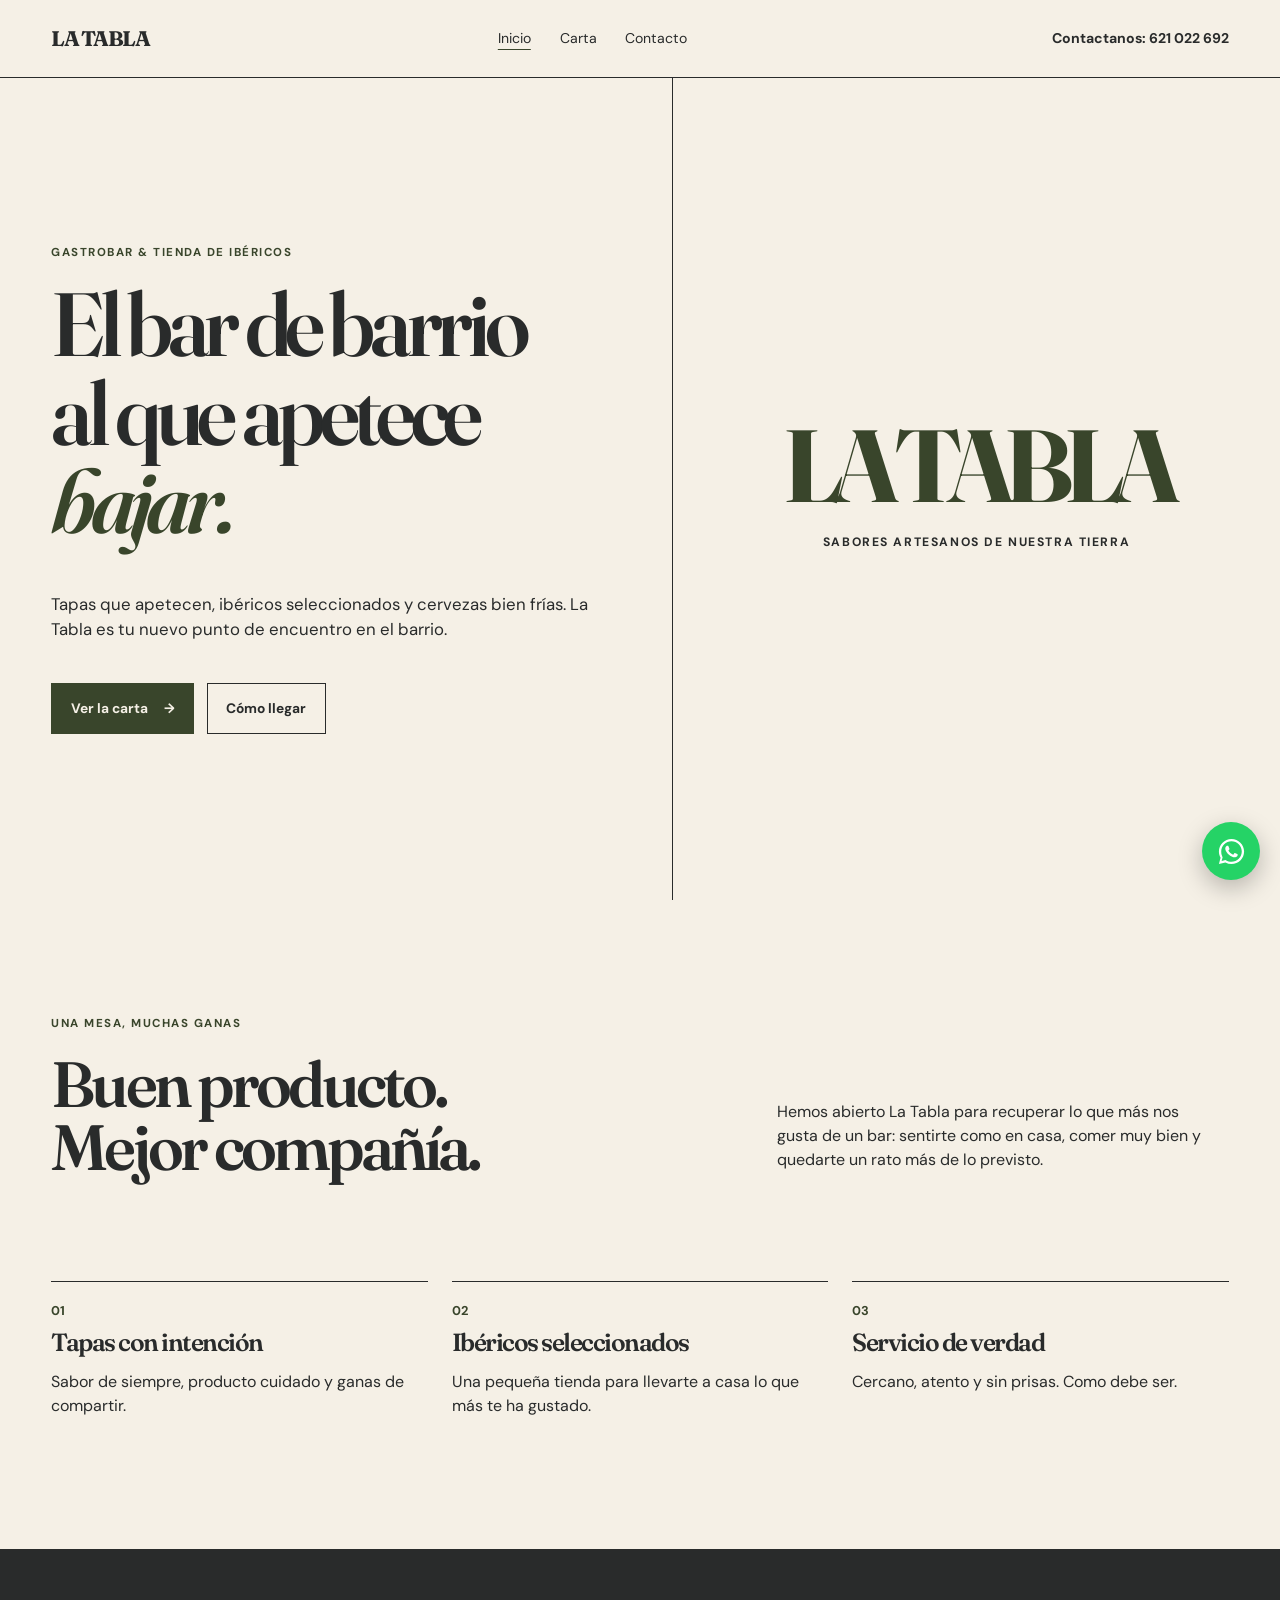
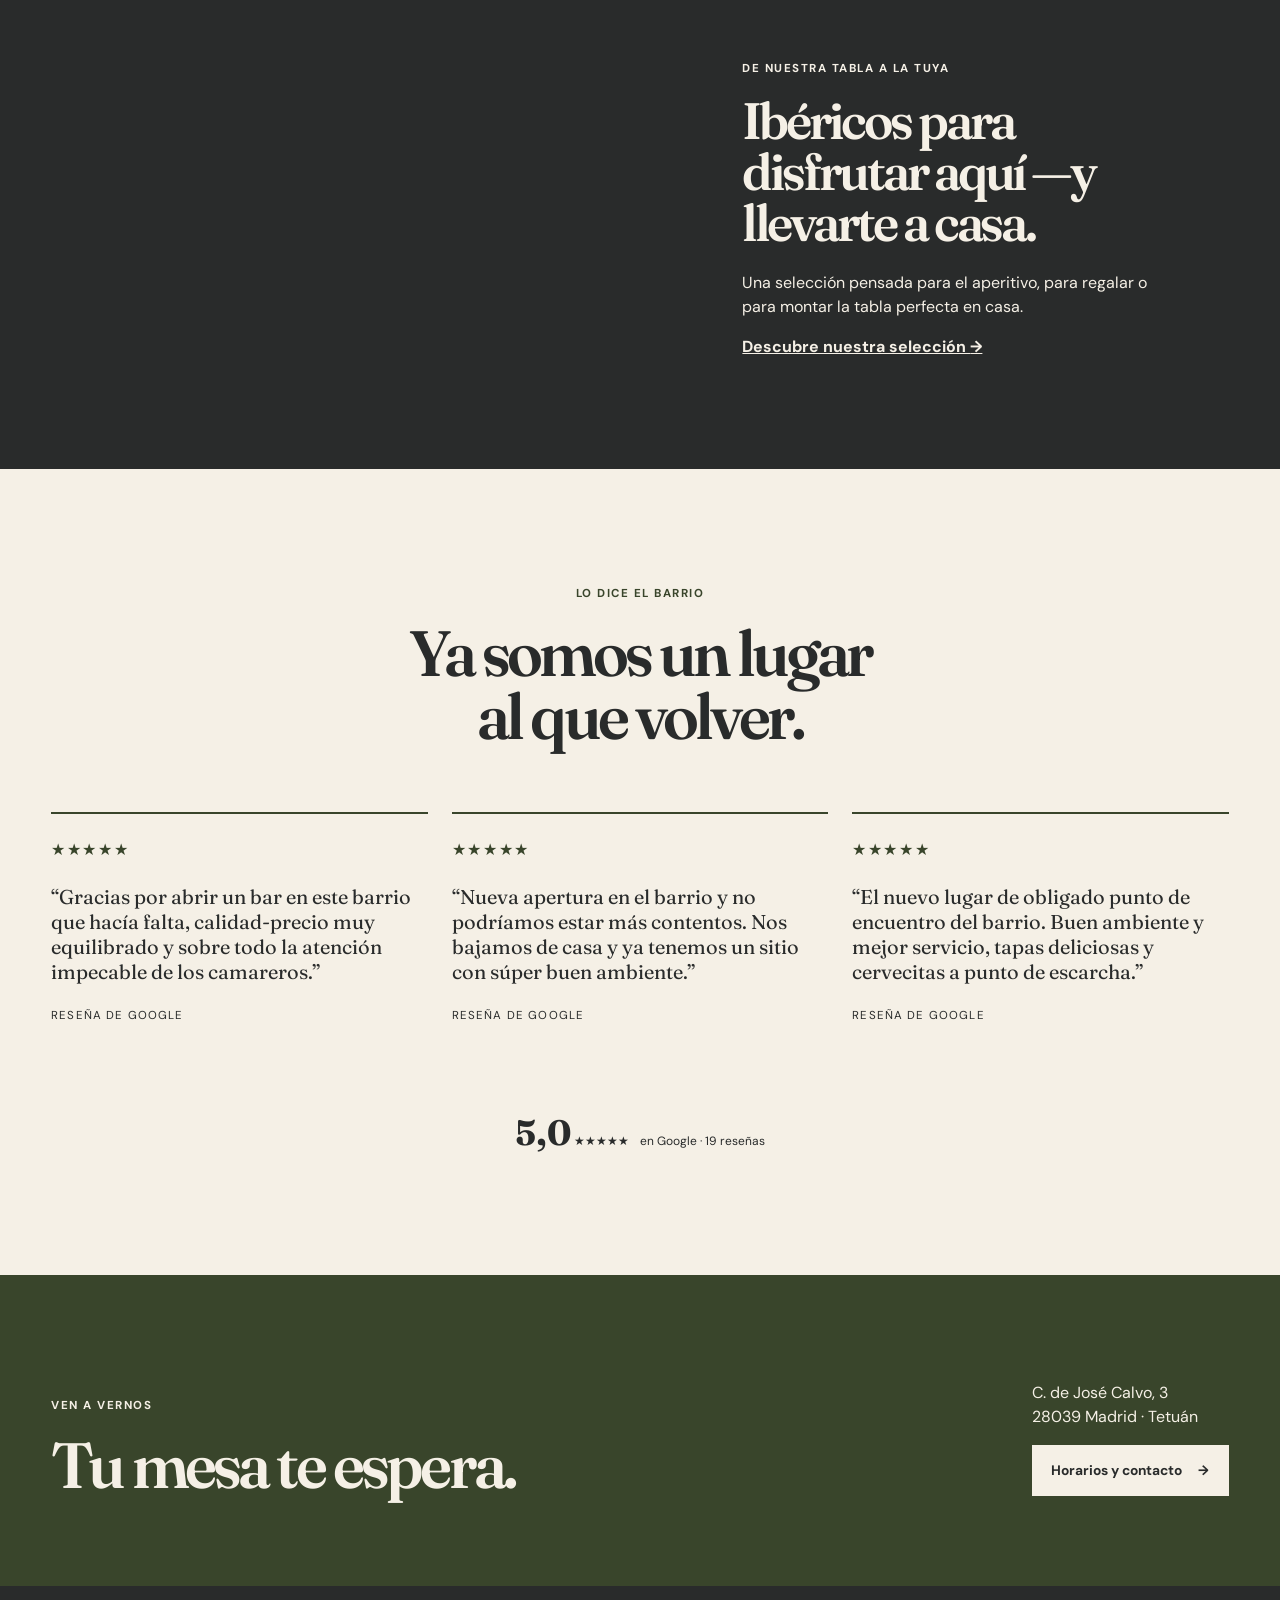
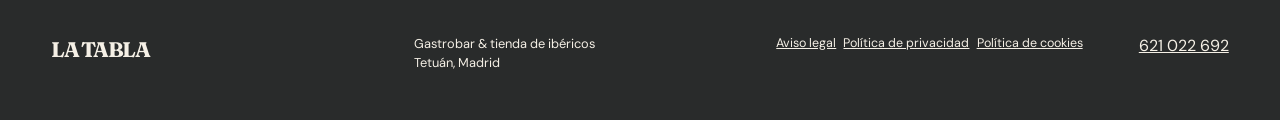
<file: index.html>
<!doctype html>
<html lang="es">

<head>
    <meta charset="utf-8">
    <meta name="viewport" content="width=device-width,initial-scale=1">
    <meta name="description" content="La Tabla, gastrobar y tienda de ibéricos en Tetuán, Madrid.">
    <title>La Tabla · Gastrobar e ibéricos en Tetuán</title>
    <link rel="stylesheet" href="css/styles.css">
    <link rel="stylesheet" href="css/updates.css">
<link rel="stylesheet" href="css/footer-legal.css"><link rel="stylesheet" href="css/whatsapp.css"></head>

<body><a class="skip" href="#contenido">Saltar al contenido</a>
    <header><a class="brand" href="index.html" aria-label="La Tabla, inicio">LA TABLA</a>
        <nav aria-label="Navegación principal"><a aria-current="page" href="index.html">Inicio</a><a
                href="carta.html">Carta</a><a href="contacto.html">Contacto</a></nav>
        <div class="header-actions"><a class="phone" href="tel:+34621022692">Contactanos: 621 022 692</a>
    </header>
    <main id="contenido">
        <section class="hero">
            <div class="hero-copy">
                <p class="eyebrow">Gastrobar & tienda de ibéricos</p>
                <h1>El bar de barrio<br>al que apetece <em>bajar.</em></h1>
                <p class="lead">Tapas que apetecen, ibéricos seleccionados y cervezas bien frías. La Tabla es tu nuevo
                    punto de encuentro en el barrio.</p>
                <div class="actions"><a class="button" href="carta.html">Ver la carta <span
                            aria-hidden="true">→</span></a><a class="button outline"
                        href="https://www.google.com/maps/search/?api=1&query=Calle+de+Jose+Calvo+3+Madrid"
                        target="_blank" rel="noopener">Cómo llegar</a></div>
            </div>
            <div class="hero-mark"><strong>LA TABLA</strong><small>sabores artesanos de nuestra tierra</small></div>
        </section>
        <section class="section story">
            <p class="eyebrow">Una mesa, muchas ganas</p>
            <div class="two">
                <h2>Buen producto.<br>Mejor compañía.</h2>
                <p>Hemos abierto La Tabla para recuperar lo que más nos gusta de un bar: sentirte como en casa, comer
                    muy bien y quedarte un rato más de lo previsto.</p>
            </div>
            <div class="features">
                <article><b>01</b>
                    <h3>Tapas con intención</h3>
                    <p>Sabor de siempre, producto cuidado y ganas de compartir.</p>
                </article>
                <article><b>02</b>
                    <h3>Ibéricos seleccionados</h3>
                    <p>Una pequeña tienda para llevarte a casa lo que más te ha gustado.</p>
                </article>
                <article><b>03</b>
                    <h3>Servicio de verdad</h3>
                    <p>Cercano, atento y sin prisas. Como debe ser.</p>
                </article>
            </div>
        </section>
        <section class="feature">
            <div class="feature-image" role="img" aria-label="Detalle de producto ibérico"></div>
            <div class="feature-copy">
                <p class="eyebrow">De nuestra tabla a la tuya</p>
                <h2>Ibéricos para disfrutar aquí —y llevarte a casa.</h2>
                <p>Una selección pensada para el aperitivo, para regalar o para montar la tabla perfecta en casa.</p><a
                    class="text-link" href="carta.html">Descubre nuestra selección <span aria-hidden="true">→</span></a>
            </div>
        </section>
        <section class="reviews section">
            <p class="eyebrow">Lo dice el barrio</p>
            <h2>Ya somos un lugar<br>al que volver.</h2>
            <div class="review-list">
                <article>
                    <div>★★★★★</div>
                    <blockquote>“Gracias por abrir un bar en este barrio que hacía falta, calidad-precio muy equilibrado
                        y sobre todo la atención impecable de los camareros.”</blockquote>
                    <p>Reseña de Google</p>
                </article>
                <article>
                    <div>★★★★★</div>
                    <blockquote>“Nueva apertura en el barrio y no podríamos estar más contentos. Nos bajamos de casa y
                        ya tenemos un sitio con súper buen ambiente.”</blockquote>
                    <p>Reseña de Google</p>
                </article>
                <article>
                    <div>★★★★★</div>
                    <blockquote>“El nuevo lugar de obligado punto de encuentro del barrio. Buen ambiente y mejor
                        servicio, tapas deliciosas y cervecitas a punto de escarcha.”</blockquote>
                    <p>Reseña de Google</p>
                </article>
            </div>
            <p class="rating"><strong>5,0</strong> ★★★★★ <span>en Google · 19 reseñas</span></p>
        </section>
        <section class="visit">
            <div>
                <p class="eyebrow">Ven a vernos</p>
                <h2>Tu mesa te espera.</h2>
            </div>
            <div>
                <p>C. de José Calvo, 3<br>28039 Madrid · Tetuán</p><a class="button cream" href="contacto.html">Horarios
                    y contacto <span aria-hidden="true">→</span></a>
            </div>
        </section>
    </main>
    <footer><a class="brand" href="index.html">LA TABLA</a><p>Gastrobar & tienda de ibéricos<br>Tetuán, Madrid</p><p class="legal-links"><a href="aviso-legal.html">Aviso legal</a><a href="privacidad.html">Política de privacidad</a><a href="cookies.html">Política de cookies</a></p><a href="tel:+34621022692">621 022 692</a></footer>
<a class="whatsapp-float" href="https://wa.me/34621022692?text=Hola%20La%20Tabla%2C%20quiero%20hacer%20una%20consulta%20o%20reserva." target="_blank" rel="noopener" aria-label="Escríbenos por WhatsApp"><svg viewBox="0 0 32 32" aria-hidden="true"><path d="M16 3C8.82 3 3 8.82 3 16c0 2.35.62 4.56 1.71 6.47L3 29l6.72-1.67A12.94 12.94 0 0 0 16 29c7.18 0 13-5.82 13-13S23.18 3 16 3m0 23.62c-2.05 0-4.05-.55-5.8-1.58l-.42-.25-3.99.99 1.03-3.88-.28-.45A10.6 10.6 0 0 1 5.4 16C5.4 10.15 10.15 5.4 16 5.4S26.6 10.15 26.6 16 21.85 26.62 16 26.62m5.81-7.94c-.32-.16-1.89-.93-2.18-1.04-.29-.11-.5-.16-.71.16-.21.32-.81 1.04-.99 1.25-.18.21-.36.24-.68.08-1.88-.94-3.12-1.68-4.36-3.81-.33-.57.33-.53.94-1.76.1-.21.05-.39-.03-.55-.08-.16-.71-1.71-.97-2.34-.26-.62-.52-.53-.71-.54h-.61c-.21 0-.55.08-.84.39-.29.32-1.1 1.08-1.1 2.63s1.13 3.05 1.29 3.26c.16.21 2.22 3.39 5.37 4.75.75.32 1.34.51 1.8.65.76.24 1.46.21 2.01.13.61-.09 1.89-.77 2.15-1.52.26-.75.26-1.39.18-1.52-.08-.13-.29-.21-.61-.37"/></svg></a></body>

</html>
</file>
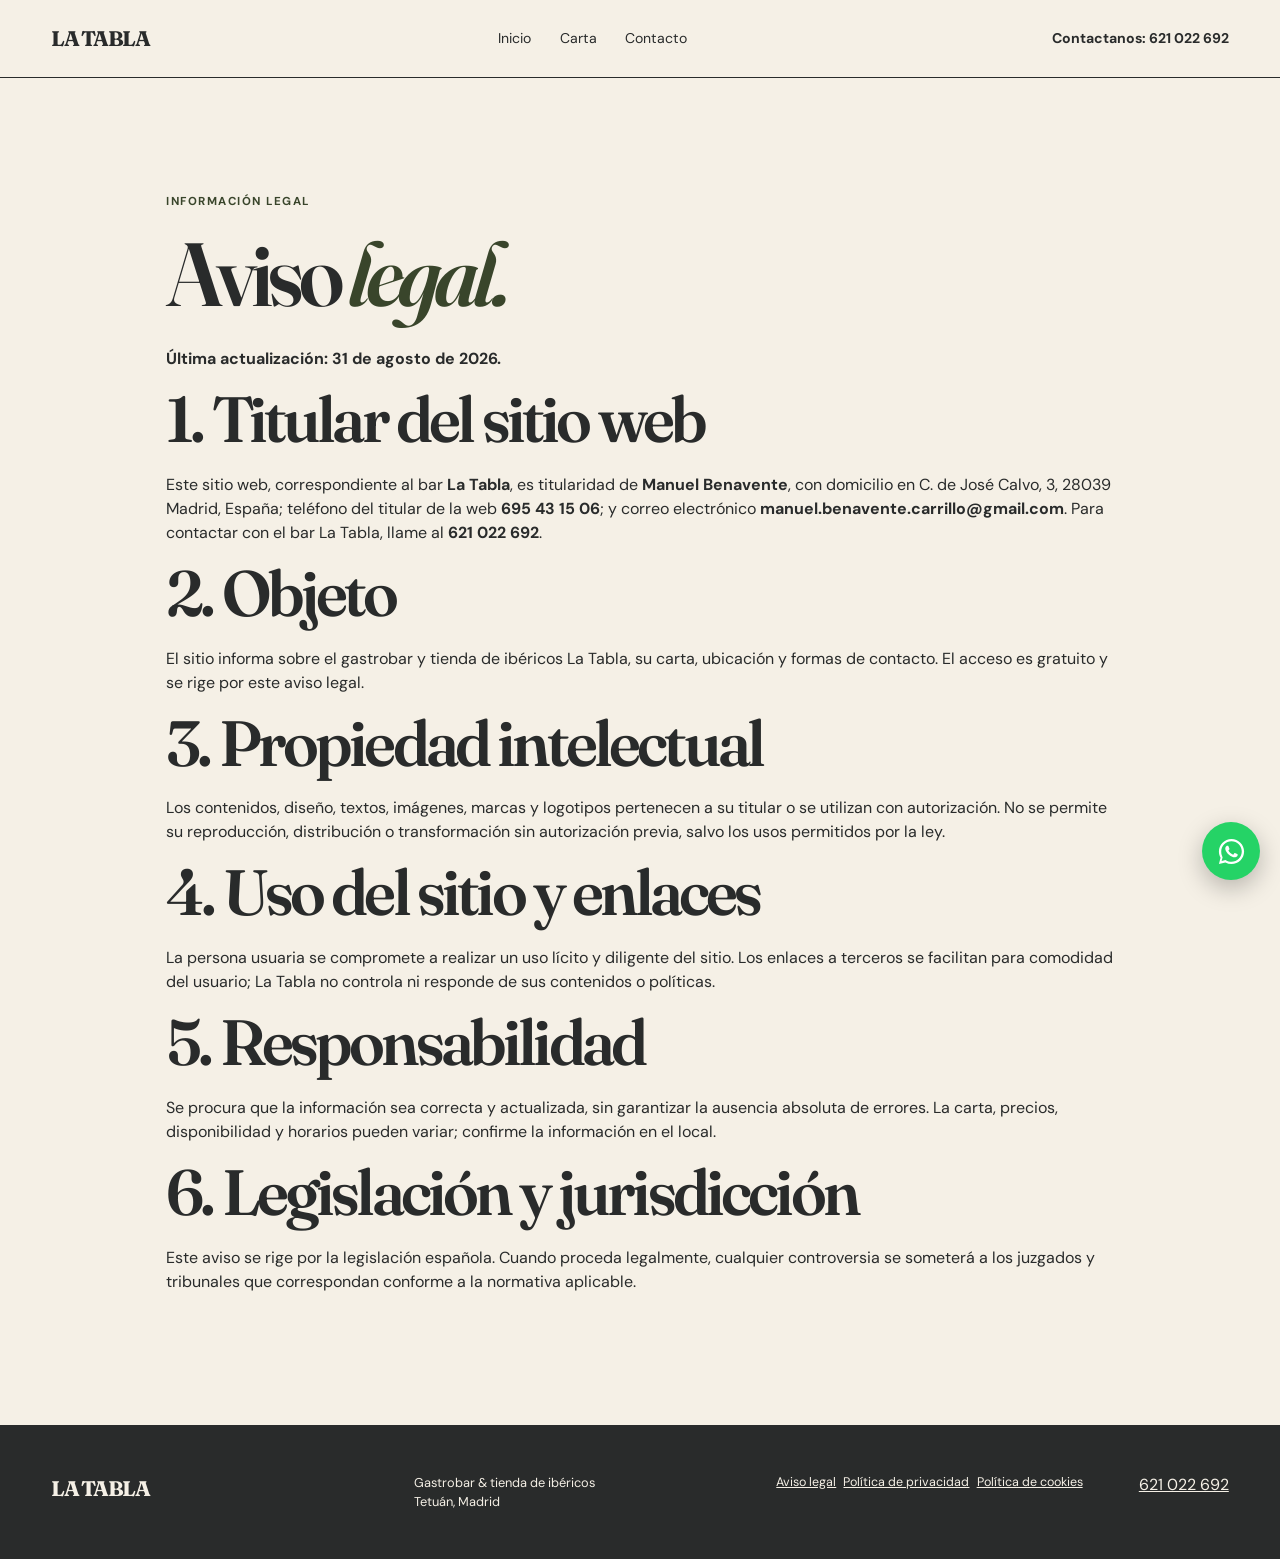
<file: aviso-legal.html>
<!doctype html>
<html lang="es">

<head>
    <meta charset="utf-8">
    <meta name="viewport" content="width=device-width,initial-scale=1">
    <title>Aviso legal · La Tabla</title>
    <link rel="stylesheet" href="css/styles.css">
    <link rel="stylesheet" href="css/footer-legal.css">
<link rel="stylesheet" href="css/whatsapp.css"></head>

<body>
    <header><a class="brand" href="index.html">LA TABLA</a>
        <nav><a href="index.html">Inicio</a><a href="carta.html">Carta</a><a href="contacto.html">Contacto</a></nav>
        <div class="header-actions"><a class="phone" href="tel:+34621022692">Contactanos: 621 022 692</a>
    </header>
    <main class="page">
        <p class="eyebrow">Información legal</p>
        <h1>Aviso <em>legal.</em></h1>
        <p><strong>Última actualización: 31 de agosto de 2026.</strong></p>
        <h2>1. Titular del sitio web</h2>
        <p>Este sitio web, correspondiente al bar <strong>La Tabla</strong>, es titularidad de <strong>Manuel Benavente</strong>, con domicilio en C.
            de José Calvo, 3, 28039 Madrid, España; teléfono del titular de la web <strong>695 43 15 06</strong>; y correo electrónico <strong>manuel.benavente.carrillo@gmail.com</strong>. Para contactar con el bar La Tabla, llame al <strong>621 022 692</strong>.</p>
        <h2>2. Objeto</h2>
        <p>El sitio informa sobre el gastrobar y tienda de ibéricos La Tabla, su carta, ubicación y formas de contacto.
            El acceso es gratuito y se rige por este aviso legal.</p>
        <h2>3. Propiedad intelectual</h2>
        <p>Los contenidos, diseño, textos, imágenes, marcas y logotipos pertenecen a su titular o se utilizan con
            autorización. No se permite su reproducción, distribución o transformación sin autorización previa, salvo
            los usos permitidos por la ley.</p>
        <h2>4. Uso del sitio y enlaces</h2>
        <p>La persona usuaria se compromete a realizar un uso lícito y diligente del sitio. Los enlaces a terceros se
            facilitan para comodidad del usuario; La Tabla no controla ni responde de sus contenidos o políticas.</p>
        <h2>5. Responsabilidad</h2>
        <p>Se procura que la información sea correcta y actualizada, sin garantizar la ausencia absoluta de errores. La
            carta, precios, disponibilidad y horarios pueden variar; confirme la información en el local.</p>
        <h2>6. Legislación y jurisdicción</h2>
        <p>Este aviso se rige por la legislación española. Cuando proceda legalmente, cualquier controversia se someterá
            a los juzgados y tribunales que correspondan conforme a la normativa aplicable.</p>
    </main>
    <footer><a class="brand" href="index.html">LA TABLA</a>
        <p>Gastrobar & tienda de ibéricos<br>Tetuán, Madrid</p>
        <p class="legal-links"><a href="aviso-legal.html">Aviso legal</a><a href="privacidad.html">Política de
                privacidad</a><a href="cookies.html">Política de cookies</a></p><a href="tel:+34621022692">621 022
            692</a>
    </footer>
<a class="whatsapp-float" href="https://wa.me/34621022692?text=Hola%20La%20Tabla%2C%20quiero%20hacer%20una%20consulta%20o%20reserva." target="_blank" rel="noopener" aria-label="Escríbenos por WhatsApp"><svg viewBox="0 0 32 32" aria-hidden="true"><path d="M16 3C8.82 3 3 8.82 3 16c0 2.35.62 4.56 1.71 6.47L3 29l6.72-1.67A12.94 12.94 0 0 0 16 29c7.18 0 13-5.82 13-13S23.18 3 16 3m0 23.62c-2.05 0-4.05-.55-5.8-1.58l-.42-.25-3.99.99 1.03-3.88-.28-.45A10.6 10.6 0 0 1 5.4 16C5.4 10.15 10.15 5.4 16 5.4S26.6 10.15 26.6 16 21.85 26.62 16 26.62m5.81-7.94c-.32-.16-1.89-.93-2.18-1.04-.29-.11-.5-.16-.71.16-.21.32-.81 1.04-.99 1.25-.18.21-.36.24-.68.08-1.88-.94-3.12-1.68-4.36-3.81-.33-.57.33-.53.94-1.76.1-.21.05-.39-.03-.55-.08-.16-.71-1.71-.97-2.34-.26-.62-.52-.53-.71-.54h-.61c-.21 0-.55.08-.84.39-.29.32-1.1 1.08-1.1 2.63s1.13 3.05 1.29 3.26c.16.21 2.22 3.39 5.37 4.75.75.32 1.34.51 1.8.65.76.24 1.46.21 2.01.13.61-.09 1.89-.77 2.15-1.52.26-.75.26-1.39.18-1.52-.08-.13-.29-.21-.61-.37"/></svg></a></body>

</html>
</file>
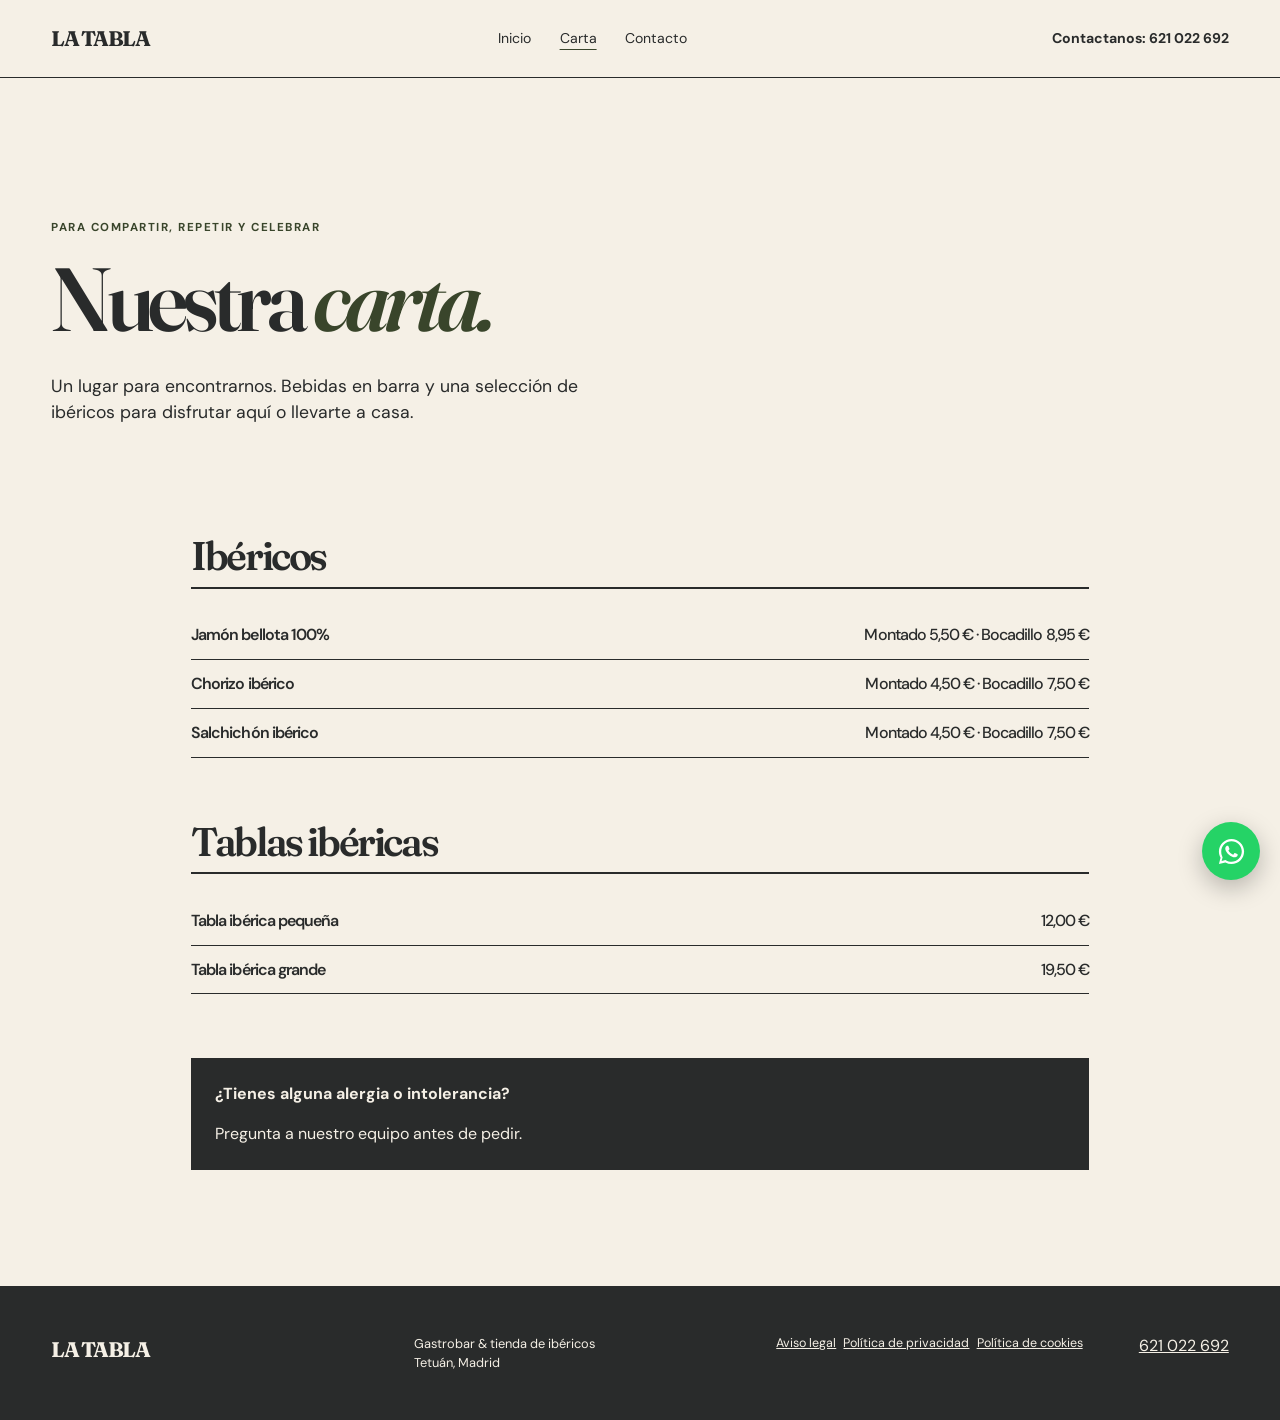
<file: carta.html>
<!doctype html>
<html lang="es">

<head>
    <meta charset="utf-8">
    <meta name="viewport" content="width=device-width,initial-scale=1">
    <title>Carta · La Tabla</title>
    <link rel="stylesheet" href="css/styles.css">
    <link rel="stylesheet" href="css/updates.css">
<link rel="stylesheet" href="css/footer-legal.css"><link rel="stylesheet" href="css/whatsapp.css"></head>

<body>
    <header><a class="brand" href="index.html">LA TABLA</a>
        <nav><a href="index.html">Inicio</a><a aria-current="page" href="carta.html">Carta</a><a href="contacto.html">Contacto</a></nav>
        <div class="header-actions"><a class="phone" href="tel:+34621022692">Contactanos: 621 022 692</a>
    </header>
    <main>
        <section class="page-hero">
            <p class="eyebrow">Para compartir, repetir y celebrar</p>
            <h1>Nuestra <em>carta.</em></h1>
            <p>Un lugar para encontrarnos. Bebidas en barra y una selección de ibéricos para disfrutar aquí o llevarte a casa.</p>
        </section>
        <section class="menu section">
            <div class="menu-category">
                <h2>Ibéricos</h2>
                <div class="menu-item">
                    <h3>Jamón bellota 100% <span>Montado 5,50 € · Bocadillo 8,95 €</span></h3>
                </div>
                <div class="menu-item">
                    <h3>Chorizo ibérico <span>Montado 4,50 € · Bocadillo 7,50 €</span></h3>
                </div>
                <div class="menu-item">
                    <h3>Salchichón ibérico <span>Montado 4,50 € · Bocadillo 7,50 €</span></h3>
                </div>
            </div>
            <div class="menu-category">
                <h2>Tablas ibéricas</h2>
                <div class="menu-item">
                    <h3>Tabla ibérica pequeña <span>12,00 €</span></h3>
                </div>
                <div class="menu-item">
                    <h3>Tabla ibérica grande <span>19,50 €</span></h3>
                </div>
            </div>
            <aside class="allergens"><strong>¿Tienes alguna alergia o intolerancia?</strong>
                <p>Pregunta a nuestro equipo antes de pedir.</p>
            </aside>
        </section>
    </main>
    <footer><a class="brand" href="index.html">LA TABLA</a><p>Gastrobar & tienda de ibéricos<br>Tetuán, Madrid</p><p class="legal-links"><a href="aviso-legal.html">Aviso legal</a><a href="privacidad.html">Política de privacidad</a><a href="cookies.html">Política de cookies</a></p><a href="tel:+34621022692">621 022 692</a></footer>
<a class="whatsapp-float" href="https://wa.me/34621022692?text=Hola%20La%20Tabla%2C%20quiero%20hacer%20una%20consulta%20o%20reserva." target="_blank" rel="noopener" aria-label="Escríbenos por WhatsApp"><svg viewBox="0 0 32 32" aria-hidden="true"><path d="M16 3C8.82 3 3 8.82 3 16c0 2.35.62 4.56 1.71 6.47L3 29l6.72-1.67A12.94 12.94 0 0 0 16 29c7.18 0 13-5.82 13-13S23.18 3 16 3m0 23.62c-2.05 0-4.05-.55-5.8-1.58l-.42-.25-3.99.99 1.03-3.88-.28-.45A10.6 10.6 0 0 1 5.4 16C5.4 10.15 10.15 5.4 16 5.4S26.6 10.15 26.6 16 21.85 26.62 16 26.62m5.81-7.94c-.32-.16-1.89-.93-2.18-1.04-.29-.11-.5-.16-.71.16-.21.32-.81 1.04-.99 1.25-.18.21-.36.24-.68.08-1.88-.94-3.12-1.68-4.36-3.81-.33-.57.33-.53.94-1.76.1-.21.05-.39-.03-.55-.08-.16-.71-1.71-.97-2.34-.26-.62-.52-.53-.71-.54h-.61c-.21 0-.55.08-.84.39-.29.32-1.1 1.08-1.1 2.63s1.13 3.05 1.29 3.26c.16.21 2.22 3.39 5.37 4.75.75.32 1.34.51 1.8.65.76.24 1.46.21 2.01.13.61-.09 1.89-.77 2.15-1.52.26-.75.26-1.39.18-1.52-.08-.13-.29-.21-.61-.37"/></svg></a></body>

</html>
</file>
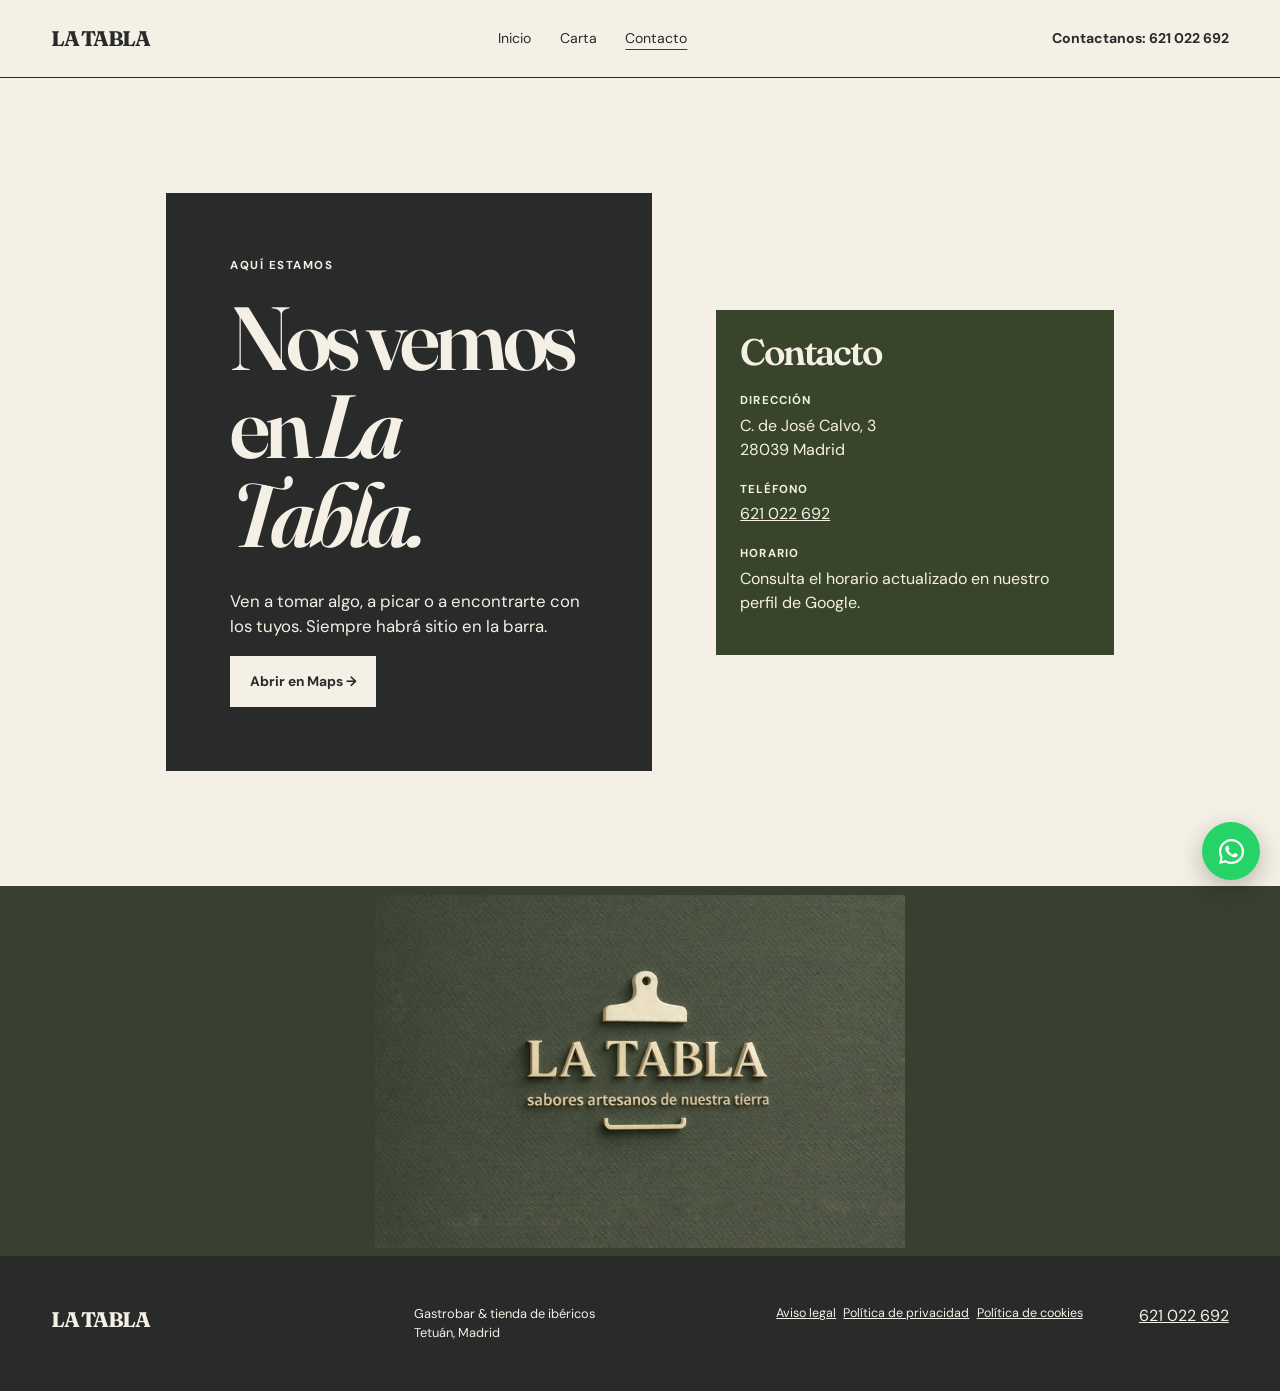
<file: contacto.html>
<!doctype html>
<html lang="es">

<head>
    <meta charset="utf-8">
    <meta name="viewport" content="width=device-width,initial-scale=1">
    <title>Contacto · La Tabla</title>
    <link rel="stylesheet" href="css/styles.css">
    <link rel="stylesheet" href="css/updates.css">
    <link rel="stylesheet" href="css/contact.css">
<link rel="stylesheet" href="css/footer-legal.css"><link rel="stylesheet" href="css/whatsapp.css"></head>

<body>
    <header><a class="brand" href="index.html">LA TABLA</a>
        <nav><a href="index.html">Inicio</a><a href="carta.html">Carta</a><a aria-current="page" href="contacto.html">Contacto</a></nav>
        <div class="header-actions"><a class="phone" href="tel:+34621022692">Contactanos: 621
            022 692</a>
    </header>
    <main class="page">
        <section class="contact">
            <div class="contact-intro">
                <p class="eyebrow">Aquí estamos</p>
                <h1>Nos vemos<br>en <em>La Tabla.</em></h1>
                <p class="lead">Ven a tomar algo, a picar o a encontrarte con los tuyos. Siempre habrá sitio en la
                    barra.</p><a class="button cream"
                    href="https://www.google.com/maps/search/?api=1&query=Calle+de+Jose+Calvo+3+Madrid">Abrir en Maps
                    →</a>
            </div>
            <div class="card">
                <h2>Contacto</h2>
                <dl>
                    <dt>Dirección</dt>
                    <dd>C. de José Calvo, 3<br>28039 Madrid</dd>
                    <dt>Teléfono</dt>
                    <dd><a href="tel:+34621022692">621 022 692</a></dd>
                    <dt>Horario</dt>
                    <dd>Consulta el horario actualizado en nuestro perfil de Google.</dd>
                </dl>
            </div>
        </section>
    </main>
    <section class="contact-logo"><img src="assets/la-tabla-logo.jpg"
            alt="La Tabla, sabores artesanos de nuestra tierra"></section>
    <footer><a class="brand" href="index.html">LA TABLA</a><p>Gastrobar & tienda de ibéricos<br>Tetuán, Madrid</p><p class="legal-links"><a href="aviso-legal.html">Aviso legal</a><a href="privacidad.html">Política de privacidad</a><a href="cookies.html">Política de cookies</a></p><a href="tel:+34621022692">621 022 692</a></footer>
<a class="whatsapp-float" href="https://wa.me/34621022692?text=Hola%20La%20Tabla%2C%20quiero%20hacer%20una%20consulta%20o%20reserva." target="_blank" rel="noopener" aria-label="Escríbenos por WhatsApp"><svg viewBox="0 0 32 32" aria-hidden="true"><path d="M16 3C8.82 3 3 8.82 3 16c0 2.35.62 4.56 1.71 6.47L3 29l6.72-1.67A12.94 12.94 0 0 0 16 29c7.18 0 13-5.82 13-13S23.18 3 16 3m0 23.62c-2.05 0-4.05-.55-5.8-1.58l-.42-.25-3.99.99 1.03-3.88-.28-.45A10.6 10.6 0 0 1 5.4 16C5.4 10.15 10.15 5.4 16 5.4S26.6 10.15 26.6 16 21.85 26.62 16 26.62m5.81-7.94c-.32-.16-1.89-.93-2.18-1.04-.29-.11-.5-.16-.71.16-.21.32-.81 1.04-.99 1.25-.18.21-.36.24-.68.08-1.88-.94-3.12-1.68-4.36-3.81-.33-.57.33-.53.94-1.76.1-.21.05-.39-.03-.55-.08-.16-.71-1.71-.97-2.34-.26-.62-.52-.53-.71-.54h-.61c-.21 0-.55.08-.84.39-.29.32-1.1 1.08-1.1 2.63s1.13 3.05 1.29 3.26c.16.21 2.22 3.39 5.37 4.75.75.32 1.34.51 1.8.65.76.24 1.46.21 2.01.13.61-.09 1.89-.77 2.15-1.52.26-.75.26-1.39.18-1.52-.08-.13-.29-.21-.61-.37"/></svg></a></body>

</html>
</file>
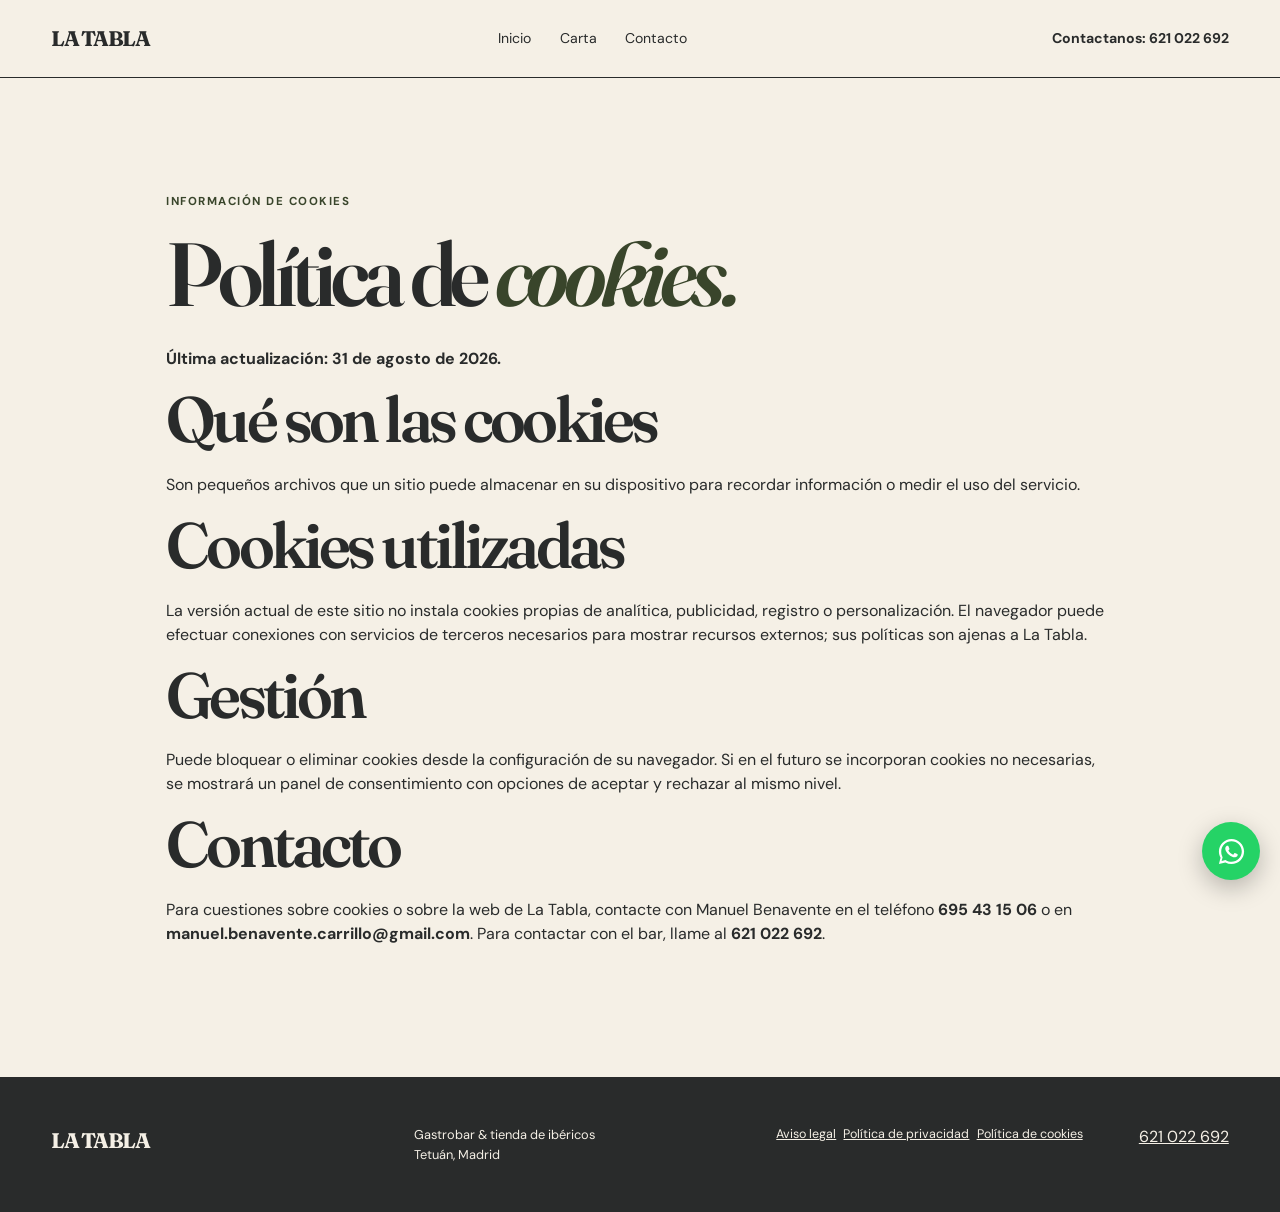
<file: cookies.html>
<!doctype html>
<html lang="es">

<head>
    <meta charset="utf-8">
    <meta name="viewport" content="width=device-width,initial-scale=1">
    <title>Cookies · La Tabla</title>
    <link rel="stylesheet" href="css/styles.css">
    <link rel="stylesheet" href="css/footer-legal.css">
<link rel="stylesheet" href="css/whatsapp.css"></head>

<body>
    <header><a class="brand" href="index.html">LA TABLA</a>
        <nav><a href="index.html">Inicio</a><a href="carta.html">Carta</a><a href="contacto.html">Contacto</a></nav>
        <div class="header-actions"><a class="phone" href="tel:+34621022692">Contactanos: 621 022 692</a>
    </header>
    <main class="page">
        <p class="eyebrow">Información de cookies</p>
        <h1>Política de <em>cookies.</em></h1>
        <p><strong>Última actualización: 31 de agosto de 2026.</strong></p>
        <h2>Qué son las cookies</h2>
        <p>Son pequeños archivos que un sitio puede almacenar en su dispositivo para recordar información o medir el uso
            del servicio.</p>
        <h2>Cookies utilizadas</h2>
        <p>La versión actual de este sitio no instala cookies propias de analítica, publicidad, registro o
            personalización. El navegador puede efectuar conexiones con servicios de terceros necesarios para mostrar
            recursos externos; sus políticas son ajenas a La Tabla.</p>
        <h2>Gestión</h2>
        <p>Puede bloquear o eliminar cookies desde la configuración de su navegador. Si en el futuro se incorporan
            cookies no necesarias, se mostrará un panel de consentimiento con opciones de aceptar y rechazar al mismo
            nivel.</p>
        <h2>Contacto</h2>
        <p>Para cuestiones sobre cookies o sobre la web de La Tabla, contacte con Manuel Benavente en el teléfono <strong>695 43 15 06</strong> o en <strong>manuel.benavente.carrillo@gmail.com</strong>. Para contactar con el bar, llame al <strong>621 022 692</strong>.</p>
    </main>
    <footer><a class="brand" href="index.html">LA TABLA</a>
        <p>Gastrobar & tienda de ibéricos<br>Tetuán, Madrid</p>
        <p class="legal-links"><a href="aviso-legal.html">Aviso legal</a><a href="privacidad.html">Política de
                privacidad</a><a href="cookies.html">Política de cookies</a></p><a href="tel:+34621022692">621 022
            692</a>
    </footer>
<a class="whatsapp-float" href="https://wa.me/34621022692?text=Hola%20La%20Tabla%2C%20quiero%20hacer%20una%20consulta%20o%20reserva." target="_blank" rel="noopener" aria-label="Escríbenos por WhatsApp"><svg viewBox="0 0 32 32" aria-hidden="true"><path d="M16 3C8.82 3 3 8.82 3 16c0 2.35.62 4.56 1.71 6.47L3 29l6.72-1.67A12.94 12.94 0 0 0 16 29c7.18 0 13-5.82 13-13S23.18 3 16 3m0 23.62c-2.05 0-4.05-.55-5.8-1.58l-.42-.25-3.99.99 1.03-3.88-.28-.45A10.6 10.6 0 0 1 5.4 16C5.4 10.15 10.15 5.4 16 5.4S26.6 10.15 26.6 16 21.85 26.62 16 26.62m5.81-7.94c-.32-.16-1.89-.93-2.18-1.04-.29-.11-.5-.16-.71.16-.21.32-.81 1.04-.99 1.25-.18.21-.36.24-.68.08-1.88-.94-3.12-1.68-4.36-3.81-.33-.57.33-.53.94-1.76.1-.21.05-.39-.03-.55-.08-.16-.71-1.71-.97-2.34-.26-.62-.52-.53-.71-.54h-.61c-.21 0-.55.08-.84.39-.29.32-1.1 1.08-1.1 2.63s1.13 3.05 1.29 3.26c.16.21 2.22 3.39 5.37 4.75.75.32 1.34.51 1.8.65.76.24 1.46.21 2.01.13.61-.09 1.89-.77 2.15-1.52.26-.75.26-1.39.18-1.52-.08-.13-.29-.21-.61-.37"/></svg></a></body>

</html>
</file>
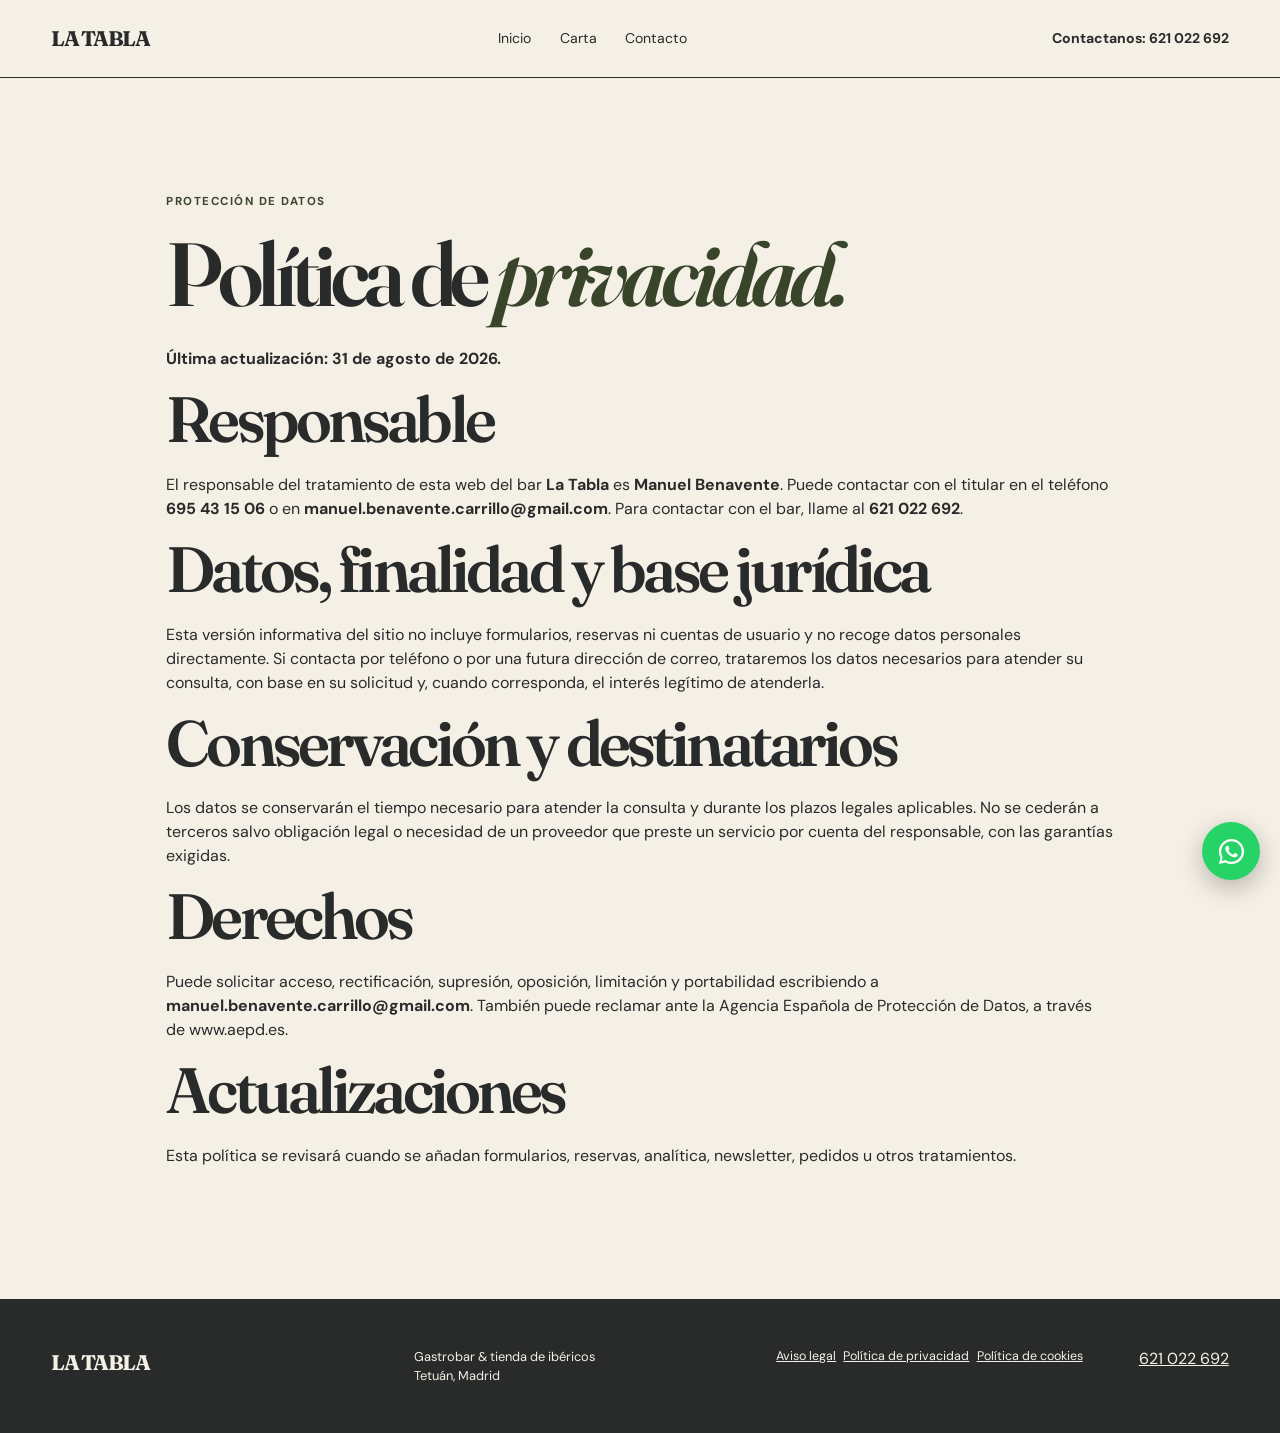
<file: privacidad.html>
<!doctype html>
<html lang="es">

<head>
    <meta charset="utf-8">
    <meta name="viewport" content="width=device-width,initial-scale=1">
    <title>Privacidad · La Tabla</title>
    <link rel="stylesheet" href="css/styles.css">
    <link rel="stylesheet" href="css/footer-legal.css">
<link rel="stylesheet" href="css/whatsapp.css"></head>

<body>
    <header><a class="brand" href="index.html">LA TABLA</a>
        <nav><a href="index.html">Inicio</a><a href="carta.html">Carta</a><a href="contacto.html">Contacto</a></nav>
        <div class="header-actions"><a class="phone" href="tel:+34621022692">Contactanos: 621 022 692</a>
    </header>
    <main class="page">
        <p class="eyebrow">Protección de datos</p>
        <h1>Política de <em>privacidad.</em></h1>
        <p><strong>Última actualización: 31 de agosto de 2026.</strong></p>
        <h2>Responsable</h2>
        <p>El responsable del tratamiento de esta web del bar <strong>La Tabla</strong> es <strong>Manuel Benavente</strong>. Puede contactar con el titular en el teléfono <strong>695 43 15 06</strong> o en <strong>manuel.benavente.carrillo@gmail.com</strong>. Para contactar con el bar, llame al <strong>621 022 692</strong>.</p>
        <h2>Datos, finalidad y base jurídica</h2>
        <p>Esta versión informativa del sitio no incluye formularios, reservas ni cuentas de usuario y no recoge datos
            personales directamente. Si contacta por teléfono o por una futura dirección de correo, trataremos los datos
            necesarios para atender su consulta, con base en su solicitud y, cuando corresponda, el interés legítimo de
            atenderla.</p>
        <h2>Conservación y destinatarios</h2>
        <p>Los datos se conservarán el tiempo necesario para atender la consulta y durante los plazos legales
            aplicables. No se cederán a terceros salvo obligación legal o necesidad de un proveedor que preste un
            servicio por cuenta del responsable, con las garantías exigidas.</p>
        <h2>Derechos</h2>
        <p>Puede solicitar acceso, rectificación, supresión, oposición, limitación y portabilidad escribiendo a
            <strong>manuel.benavente.carrillo@gmail.com</strong>. También puede reclamar ante la Agencia Española de Protección de
            Datos, a través de www.aepd.es.</p>
        <h2>Actualizaciones</h2>
        <p>Esta política se revisará cuando se añadan formularios, reservas, analítica, newsletter, pedidos u otros
            tratamientos.</p>
    </main>
    <footer><a class="brand" href="index.html">LA TABLA</a>
        <p>Gastrobar & tienda de ibéricos<br>Tetuán, Madrid</p>
        <p class="legal-links"><a href="aviso-legal.html">Aviso legal</a><a href="privacidad.html">Política de
                privacidad</a><a href="cookies.html">Política de cookies</a></p><a href="tel:+34621022692">621 022
            692</a>
    </footer>
<a class="whatsapp-float" href="https://wa.me/34621022692?text=Hola%20La%20Tabla%2C%20quiero%20hacer%20una%20consulta%20o%20reserva." target="_blank" rel="noopener" aria-label="Escríbenos por WhatsApp"><svg viewBox="0 0 32 32" aria-hidden="true"><path d="M16 3C8.82 3 3 8.82 3 16c0 2.35.62 4.56 1.71 6.47L3 29l6.72-1.67A12.94 12.94 0 0 0 16 29c7.18 0 13-5.82 13-13S23.18 3 16 3m0 23.62c-2.05 0-4.05-.55-5.8-1.58l-.42-.25-3.99.99 1.03-3.88-.28-.45A10.6 10.6 0 0 1 5.4 16C5.4 10.15 10.15 5.4 16 5.4S26.6 10.15 26.6 16 21.85 26.62 16 26.62m5.81-7.94c-.32-.16-1.89-.93-2.18-1.04-.29-.11-.5-.16-.71.16-.21.32-.81 1.04-.99 1.25-.18.21-.36.24-.68.08-1.88-.94-3.12-1.68-4.36-3.81-.33-.57.33-.53.94-1.76.1-.21.05-.39-.03-.55-.08-.16-.71-1.71-.97-2.34-.26-.62-.52-.53-.71-.54h-.61c-.21 0-.55.08-.84.39-.29.32-1.1 1.08-1.1 2.63s1.13 3.05 1.29 3.26c.16.21 2.22 3.39 5.37 4.75.75.32 1.34.51 1.8.65.76.24 1.46.21 2.01.13.61-.09 1.89-.77 2.15-1.52.26-.75.26-1.39.18-1.52-.08-.13-.29-.21-.61-.37"/></svg></a></body>

</html>
</file>
<file: css/styles.css>
@import url('https://fonts.googleapis.com/css2?family=DM+Sans:wght@400;500;600;700&family=Fraunces:opsz,wght@9..144,600;9..144,700&display=swap');

:root {
    --green: #39452b;
    --cream: #f5f0e6;
    --anthracite: #292b2b;
    --serif: Fraunces, Georgia, serif;
    --sans: "DM Sans", Arial, sans-serif;
}

* {
    box-sizing: border-box;
}

html {
    scroll-behavior: smooth;
}

body {
    margin: 0;
    background: var(--cream);
    color: var(--anthracite);
    font-family: var(--sans);
    line-height: 1.5;
    overflow-x: hidden;
}

img,
svg,
video,
iframe {
    max-width: 100%;
    display: block;
    height: auto;
}

a {
    color: inherit;
}

.skip {
    position: absolute;
    left: -999px;
}

.skip:focus {
    left: 1rem;
    top: 1rem;
    background: var(--cream);
    z-index: 10;
    padding: .7rem;
}

header {
    display: grid;
    grid-template-columns: auto minmax(0, 1fr) auto;
    align-items: center;
    padding: 0 clamp(1rem, 4vw, 4rem);
    gap: 1.2rem;
    min-height: 78px;
    border-bottom: 1px solid var(--anthracite);
}

.brand {
    font-family: var(--serif);
    font-size: 1.32rem;
    font-weight: 700;
    letter-spacing: -.07em;
    text-decoration: none;
    color: var(--anthracite);
}

.brand span {
    font-size: .7em;
    color: var(--green);
    letter-spacing: 0;
}

nav {
    display: flex;
    gap: 1.8rem;
    justify-content: center;
    flex: 1;
    margin: 0 auto;
    padding: 0 1rem;
    width: 100%;
    align-items: center;
    grid-column: 2;
}

nav a,
.phone {
    color: var(--anthracite);
    font-size: .88rem;
    text-decoration: none;
}

.phone {
    font-weight: 700;
    white-space: nowrap;
}

.header-actions {
    display: flex;
    align-items: center;
    gap: 1rem;
    margin-left: auto;
    flex-shrink: 0;
    padding-left: 1rem;
    justify-self: end;
}

.socials {
    display: none;
}

nav a[aria-current=page] {
    text-decoration: underline;
    text-decoration-color: var(--green);
    text-underline-offset: .4rem;
}

.hero {
    min-height: calc(100vh - 78px);
    display: grid;
    grid-template-columns: minmax(0, 1.05fr) minmax(0, .95fr);
}

.hero-copy {
    padding: clamp(4rem, 11vw, 10rem) clamp(1rem, 4vw, 4rem);
    display: flex;
    justify-content: center;
    flex-direction: column;
}

.eyebrow {
    margin: 0 0 1.2rem;
    text-transform: uppercase;
    letter-spacing: .13em;
    font-size: .72rem;
    font-weight: 700;
    color: var(--green);
}

h1,
h2,
h3 {
    font-family: var(--serif);
    font-weight: 600;
    line-height: .99;
    letter-spacing: -.06em;
    margin-top: 0;
}

h1 {
    font-size: clamp(3.4rem, 7vw, 7rem);
    margin-bottom: 1.8rem;
}

h2 {
    font-size: clamp(2.7rem, 5vw, 5rem);
    margin-bottom: 1.4rem;
}

em {
    color: var(--green);
    font-style: italic;
}

.lead {
    font-size: 1.05rem;
    max-width: 34rem;
    color: var(--anthracite);
}

.actions {
    display: flex;
    flex-wrap: wrap;
    gap: .8rem;
    margin-top: 1.5rem;
}

.button {
    display: inline-flex;
    align-items: center;
    gap: 1rem;
    padding: .9rem 1.15rem;
    text-decoration: none;
    font-size: .86rem;
    font-weight: 700;
    background: var(--green);
    color: var(--cream);
    border: 1px solid transparent;
}

.outline {
    border: 1px solid var(--anthracite);
    background: transparent;
    color: var(--anthracite);
}

.hero-mark {
    display: grid;
    place-content: center;
    padding: 2rem;
    background: var(--cream);
    border-left: 1px solid var(--anthracite);
    text-align: center;
}

.hero-mark strong {
    font-family: var(--serif);
    font-size: clamp(4rem, 8vw, 8rem);
    letter-spacing: -.1em;
    color: var(--green);
    line-height: .75;
}

.hero-mark small {
    display: block;
    margin-top: 1.8rem;
    font-size: .76rem;
    font-weight: 700;
    letter-spacing: .13em;
    text-transform: uppercase;
    color: var(--anthracite);
}

.section {
    padding: clamp(4.5rem, 9vw, 9rem) clamp(1rem, 4vw, 4rem);
}

.story {
    max-width: 1300px;
    margin: auto;
}

.two {
    display: grid;
    grid-template-columns: 1.2fr .8fr;
    gap: 3rem;
    align-items: end;
}

.two p {
    max-width: 27rem;
    margin-bottom: 1.8rem;
}

.features,
.review-list {
    display: grid;
    grid-template-columns: repeat(3, minmax(0, 1fr));
    gap: 1.5rem;
}

.features {
    margin-top: 5rem;
}

.features article {
    border-top: 1px solid var(--anthracite);
    padding-top: 1rem;
}

.features b {
    color: var(--green);
    font-size: .8rem;
}

.features h3 {
    font-size: 1.55rem;
    margin: .5rem 0;
}

.reviews {
    text-align: center;
}

.reviews h2 {
    margin-bottom: 4rem;
}

.review-list {
    max-width: 1240px;
    margin: auto;
    text-align: left;
}

.review-list article {
    border-top: 2px solid var(--green);
    padding: 1.5rem 0;
}

.review-list article > div {
    color: var(--green);
    letter-spacing: .1em;
}

.review-list blockquote {
    font-family: var(--serif);
    font-size: 1.25rem;
    line-height: 1.25;
    margin: 1.4rem 0;
}

.review-list p {
    font-size: .72rem;
    text-transform: uppercase;
    letter-spacing: .1em;
}

.rating {
    margin: 3rem 0 0;
    font-size: .75rem;
}

.rating strong {
    font-family: var(--serif);
    font-size: 2.2rem;
}

.rating span {
    margin-left: .5rem;
}

.visit {
    background: var(--green);
    color: var(--cream);
    padding: clamp(3rem, 7vw, 7rem) clamp(1rem, 4vw, 4rem);
    display: flex;
    flex-wrap: wrap;
    justify-content: space-between;
    gap: 2rem;
    align-items: end;
}

.visit .eyebrow {
    color: var(--cream);
}

.visit h2 {
    margin: 0;
}

.cream {
    background: var(--cream);
    color: var(--anthracite);
}

footer {
    padding: 3rem clamp(1rem, 4vw, 4rem);
    display: grid;
    grid-template-columns: 1fr 1fr 1fr auto;
    gap: 1rem;
    align-items: start;
    background: var(--anthracite);
    color: var(--cream);
}

footer .brand,
footer a {
    color: var(--cream);
}

footer p {
    margin: 0;
    font-size: .8rem;
}

.page {
    max-width: 1050px;
    margin: auto;
    padding: clamp(4.5rem, 9vw, 9rem) clamp(1rem, 4vw, 4rem);
}

.page-intro {
    max-width: 720px;
}

.note,
.card,
.contact-card {
    margin-top: 3rem;
    background: var(--green);
    color: var(--cream);
    padding: 1.5rem;
}

.gallery {
    display: grid;
    grid-template-columns: repeat(12, 1fr);
    gap: 1rem;
    margin-top: 4rem;
}

.tile {
    min-height: 250px;
    background: var(--green);
    color: var(--cream);
    font-family: var(--serif);
    font-size: 1.5rem;
    padding: 1rem;
    display: flex;
    align-items: end;
}

.tile:nth-child(even) {
    background: var(--anthracite);
}

.tile:nth-child(1) {
    grid-column: span 7;
}

.tile:nth-child(2) {
    grid-column: span 5;
}

.tile:nth-child(3) {
    grid-column: span 4;
}

.tile:nth-child(4) {
    grid-column: span 8;
}

.contact {
    display: grid;
    grid-template-columns: minmax(0, 1.1fr) minmax(0, .9fr);
    gap: clamp(2rem, 5vw, 5rem);
    align-items: center;
    min-height: 60vh;
}

.card {
    margin: 0;
}

.card h2 {
    font-size: 2.3rem;
}

.card dt {
    margin-top: 1.2rem;
    font-size: .72rem;
    text-transform: uppercase;
    letter-spacing: .1em;
    font-weight: 700;
}

.card dd {
    margin: .25rem 0;
}

.card a {
    color: var(--cream);
}

.logo-showcase {
    background: var(--cream);
    padding: 0 clamp(1rem, 4vw, 4rem) 5rem;
    text-align: center;
}

.logo-showcase img {
    width: min(520px, 90%);
    display: block;
    margin: auto;
}

@media (max-width: 900px) {
    header {
        grid-template-columns: auto 1fr auto;
        padding-top: 1rem;
        padding-bottom: 1rem;
    }

    nav {
        width: 100%;
        justify-content: center;
        margin: 0;
        padding: 0;
    }

    .header-actions {
        padding-left: 1rem;
    }

    .hero,
    .two,
    .contact {
        grid-template-columns: 1fr;
    }

    .hero-mark {
        border-left: 0;
        border-top: 1px solid var(--anthracite);
    }

    .features,
    .review-list {
        grid-template-columns: 1fr 1fr;
    }

    .visit {
        display: block;
    }

    footer {
        grid-template-columns: 1fr 1fr;
    }

    .gallery {
        grid-template-columns: repeat(2, 1fr);
    }
}

@media (max-width: 640px) {
    header {
        grid-template-columns: 1fr;
        align-items: center;
        padding: 1rem;
        gap: .75rem;
    }

    nav {
        gap: .75rem 1rem;
        width: 100%;
        justify-content: center;
        grid-column: 1;
    }

    nav a {
        font-size: .72rem;
    }

    .phone {
        font-size: .75rem;
        white-space: normal;
    }

    .header-actions {
        width: auto;
        gap: .6rem;
        padding-left: 0;
        margin-left: 0;
        justify-self: start;
    }

    .socials {
        display: none;
    }

    .hero-copy {
        padding-top: 3.5rem;
        padding-bottom: 3rem;
    }

    .hero-mark {
        min-height: 250px;
    }

    .section {
        padding-top: 3.5rem;
        padding-bottom: 3.5rem;
    }

    .actions {
        flex-direction: column;
        align-items: flex-start;
    }

    .button {
        justify-content: center;
        width: 100%;
    }

    .features,
    .review-list {
        grid-template-columns: 1fr;
        gap: 1.5rem;
    }

    .review-list article {
        padding: 1.25rem 0;
    }

    .visit {
        padding: 2rem 1rem;
    }

    .page {
        padding: 3.5rem 1rem;
    }

    .gallery {
        grid-template-columns: 1fr;
    }

    .tile,
    .tile:nth-child(n) {
        grid-column: auto;
        min-height: 200px;
    }

    footer {
        grid-template-columns: 1fr;
        gap: 1.25rem;
    }

    .card,
    .contact-card,
    .contact-intro {
        padding: 1.5rem;
    }

    .contact-logo {
        padding: 1.5rem 1rem 2rem;
    }
}
</file>
<file: css/updates.css>
.feature {
    display: grid;
    grid-template-columns: minmax(0, 1fr) minmax(0, 1fr);
    background: var(--anthracite);
    color: var(--cream);
}

.feature-image {
    min-height: 520px;
    background: url('https://images.unsplash.com/photo-1627662168100-416ddce58976?auto=format&fit=crop&w=1200&q=80') center/cover;
}

.feature-copy {
    padding: clamp(3rem, 8vw, 8rem);
    align-self: center;
}

.feature-copy .eyebrow {
    color: var(--cream);
}

.feature-copy h2 {
    font-size: clamp(2.4rem, 4vw, 4.4rem);
}

.feature-copy p:not(.eyebrow) {
    max-width: 30rem;
}

.text-link {
    color: var(--cream);
    font-weight: 700;
}

.page-hero {
    padding: clamp(5rem, 11vw, 11rem) clamp(1rem, 4vw, 4rem) clamp(3rem, 6vw, 6rem);
    max-width: 980px;
}

.page-hero p:last-child {
    max-width: 35rem;
    font-size: 1.1rem;
}

.menu {
    padding-top: 1rem;
    max-width: 1000px;
    margin: auto;
}

.menu-category {
    margin-bottom: 4rem;
}

.menu-section h2,
.menu-category h2 {
    font-size: 2.5rem;
    border-bottom: 2px solid var(--anthracite);
    padding-bottom: .7rem;
}

.item,
.menu-item {
    padding: 1rem 0;
    border-bottom: 1px solid var(--anthracite);
}

.item h3,
.menu-item h3 {
    display: flex;
    justify-content: space-between;
    gap: 1rem;
    font-family: var(--sans);
    font-size: 1rem;
    margin: 0;
}

.item p,
.menu-item p {
    margin: .25rem 0 0;
}

.menu-item h3 span {
    white-space: nowrap;
    font-weight: 500;
}

.allergens {
    background: var(--anthracite);
    color: var(--cream);
    padding: 1.5rem;
}

.allergens p {
    margin-bottom: 0;
}


.contact-card {
    background: var(--anthracite);
    color: var(--cream);
    padding: 2.5rem;
}

.contact-card h2 {
    font-size: 2.3rem;
}

.contact-card dt {
    margin-top: 1.2rem;
    font-weight: 700;
    font-size: .76rem;
    text-transform: uppercase;
    letter-spacing: .1em;
}

.contact-card dd {
    margin: .25rem 0 0;
}

.contact-card a {
    color: var(--cream);
}

.contact-logo {
    background: var(--green);
    height: 370px;
    display: grid;
    place-items: center;
    overflow: hidden;
}

.contact-logo img {
    width: min(530px, 92vw);
    display: block;
}

@media (max-width: 760px) {
    .feature {
        grid-template-columns: 1fr;
    }

    .feature-image {
        min-height: 340px;
    }

    .page-hero {
        padding-top: 3.5rem;
    }


    .p1,
    .p5 {
        grid-column: span 2;
    }

    .menu-category {
        margin-bottom: 2.5rem;
    }

    .item h3,
    .menu-item h3 {
        flex-direction: column;
        align-items: flex-start;
    }
}
</file>
<file: css/footer-legal.css>
.brand span {
    font-size: 1em;
    color: inherit;
    letter-spacing: inherit;
}

.legal-links {
    display: flex;
    flex-wrap: wrap;
    gap: .45rem;
}

.legal-links a {
    color: inherit;
    font-size: .78rem;
}

.socials {
    display: none !important;
}

@media (max-width: 640px) {
    .legal-links {
        flex-direction: column;
        gap: .25rem;
    }
}
</file>
<file: css/whatsapp.css>
.whatsapp-float{position:fixed;right:1.25rem;bottom:1.25rem;z-index:20;width:58px;height:58px;display:grid;place-items:center;border-radius:50%;background:#25d366;color:#fff;box-shadow:0 8px 24px rgba(0,0,0,.25);transition:transform .2s ease,box-shadow .2s ease}.whatsapp-float:hover,.whatsapp-float:focus-visible{transform:translateY(-3px) scale(1.04);box-shadow:0 12px 28px rgba(0,0,0,.3);outline:3px solid var(--cream);outline-offset:3px}.whatsapp-float svg{width:31px;height:31px;fill:currentColor}@media(max-width:760px){.whatsapp-float{right:1rem;bottom:1rem;width:54px;height:54px}}
</file>
<file: css/contact.css>
.contact-intro {
    background: var(--anthracite);
    color: var(--cream);
    padding: clamp(2rem, 5vw, 4rem);
}

.contact-intro .eyebrow,
.contact-intro em {
    color: var(--cream);
}

.contact-intro .lead {
    color: var(--cream);
}

.contact-logo {
    background: #394030;
}

.contact-logo img {
    mix-blend-mode: normal;
}

@media (max-width: 640px) {
    .contact-intro {
        padding: 1.5rem;
    }
}
</file>
